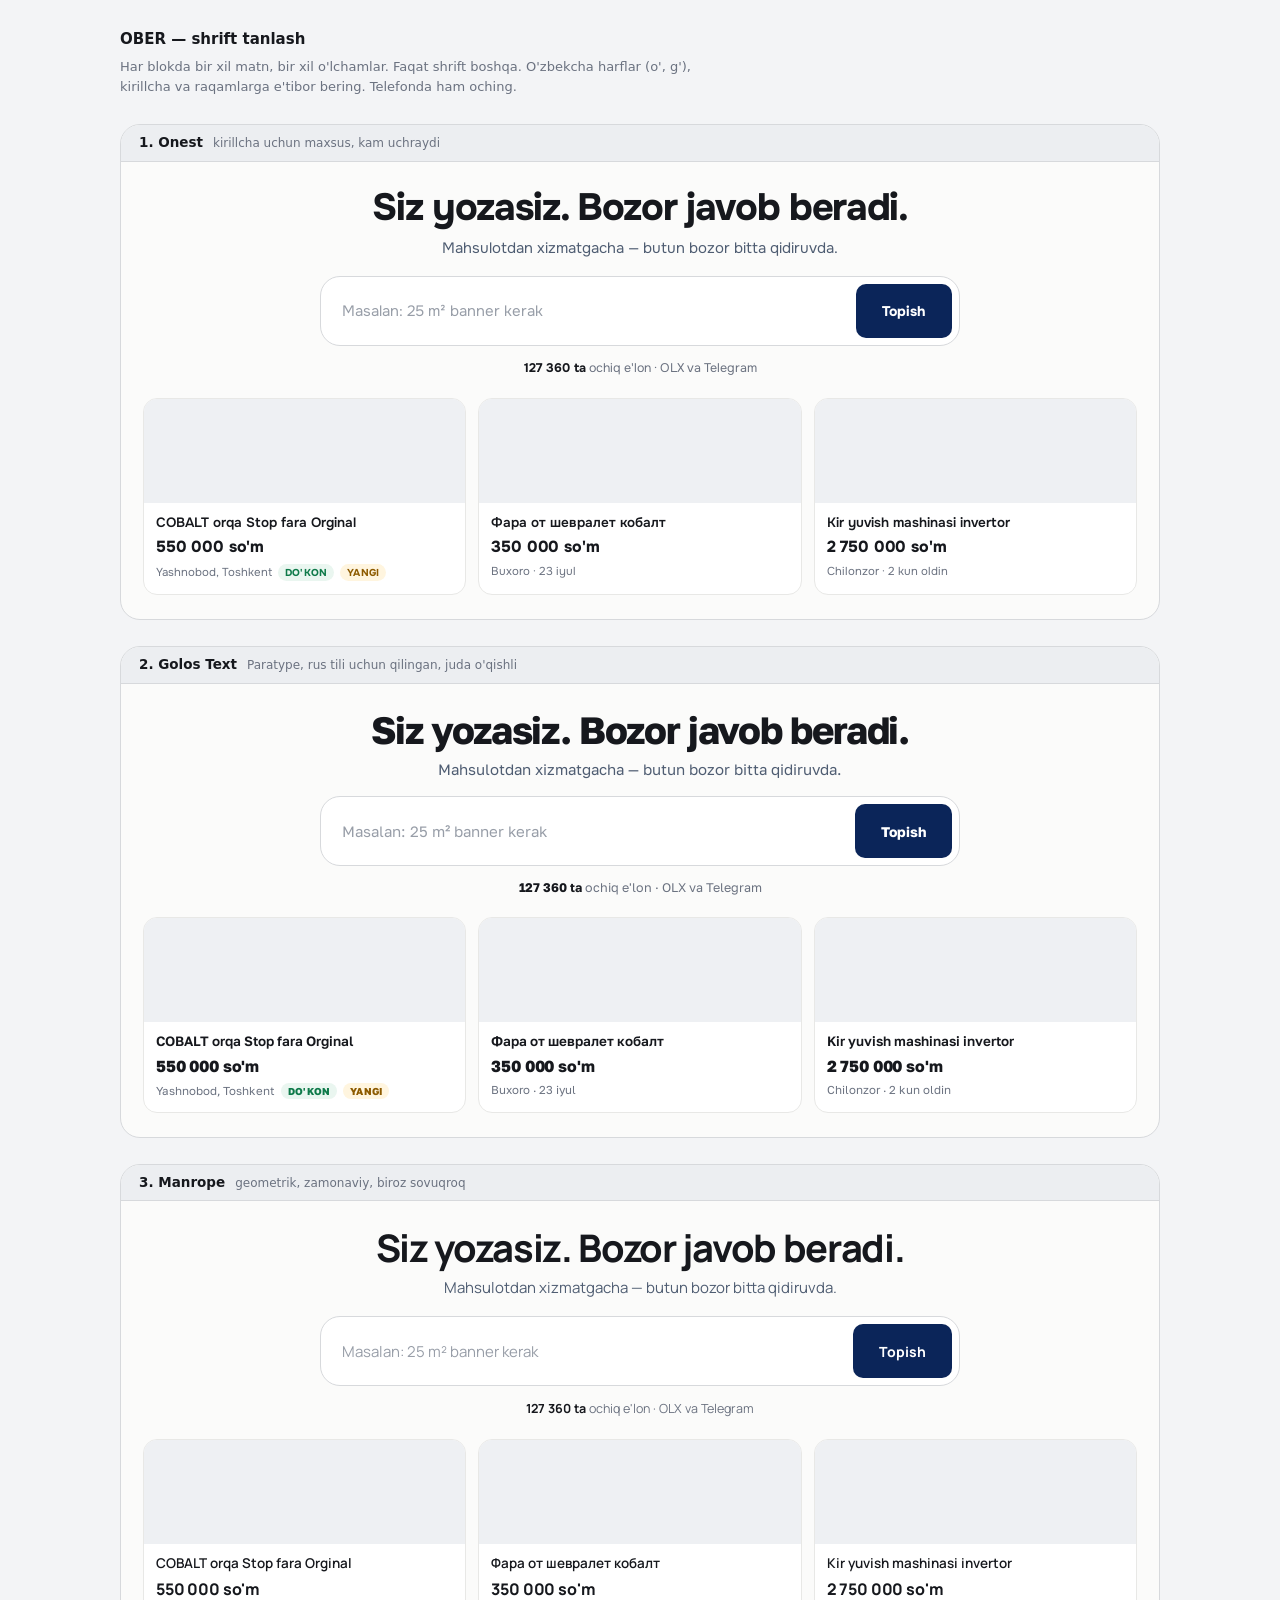
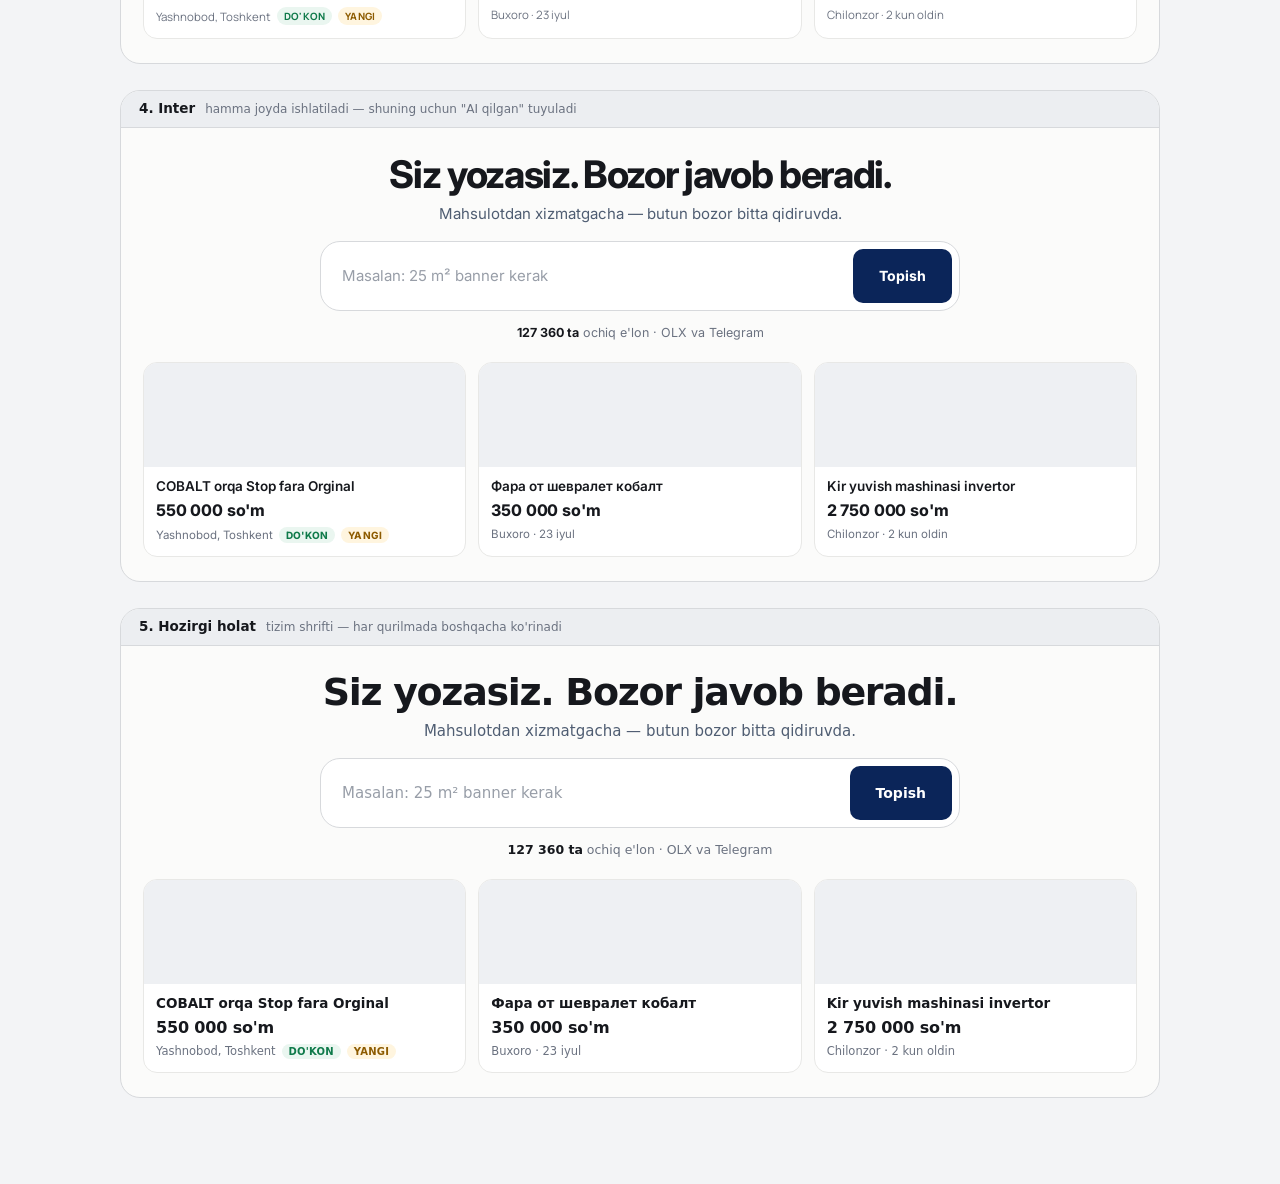
<file: SHRIFT-TANLOV.html>
<!doctype html>
<html lang="uz">
<head>
<meta charset="utf-8">
<meta name="viewport" content="width=device-width,initial-scale=1">
<title>OBER — shrift tanlash</title>
<link rel="preconnect" href="https://fonts.googleapis.com">
<link rel="preconnect" href="https://fonts.gstatic.com" crossorigin>
<link href="https://fonts.googleapis.com/css2?family=Onest:wght@400;500;600;700;800&family=Golos+Text:wght@400;500;600;700;800&family=Manrope:wght@400;500;600;700;800&family=Inter:wght@400;500;600;700;800&display=swap" rel="stylesheet">
<style>
  :root{
    --navy:#0b2559; --navy-soft:#eef2f8; --bg:#fbfbfa; --surface:#fff;
    --text:#16181d; --muted:#6b7280; --line:#e8e8e6; --line-strong:#d7d9dc;
    --green:#0f7a4a; --green-soft:#eaf6f0; --amber-soft:#fff5df;
    --r-kichik:10px; --r-orta:14px; --r-katta:20px; --r-pill:999px;
  }
  *{box-sizing:border-box}
  body{margin:0;background:#f3f4f6;color:var(--text)}
  .sahifa{max-width:1080px;margin:0 auto;padding:28px 20px 60px}
  .bosh{font:600 15px/1.5 system-ui;margin:0 0 6px}
  .bosh-izoh{font:400 13px/1.6 system-ui;color:var(--muted);margin:0 0 26px;max-width:70ch}

  .variant{margin:0 0 26px;border:1px solid var(--line-strong);border-radius:var(--r-katta);
    background:var(--bg);overflow:hidden}
  .yorliq{display:flex;align-items:baseline;gap:10px;padding:11px 18px;
    background:#eceef1;border-bottom:1px solid var(--line-strong)}
  .yorliq b{font:600 13.5px/1 system-ui}
  .yorliq span{font:400 12px/1 system-ui;color:var(--muted)}
  .ichi{padding:26px 22px 24px}

  /* OBER ning haqiqiy tarkibi */
  h1{margin:0 0 10px;font-size:38px;line-height:1.06;letter-spacing:-.035em;font-weight:740}
  .izoh{margin:0 0 18px;color:#4f5d72;font-size:15px}
  .qidiruv{display:flex;gap:7px;padding:7px;border:1px solid var(--line-strong);
    border-radius:var(--r-katta);background:var(--surface);max-width:640px;margin:0 auto 14px}
  .qidiruv input{flex:1;min-width:0;border:0;outline:0;padding:0 14px;height:54px;
    font:inherit;font-size:15px;background:transparent;color:var(--text)}
  .qidiruv input::placeholder{color:#989ea8}
  .qidiruv button{height:54px;padding:0 26px;border:0;border-radius:var(--r-kichik);
    background:var(--navy);color:#fff;font:inherit;font-size:14px;font-weight:740;cursor:pointer}
  .soni{margin:0 0 22px;text-align:center;font-size:12.5px;color:var(--muted)}
  .soni strong{color:var(--text)}

  .kartalar{display:grid;grid-template-columns:repeat(3,1fr);gap:12px;margin-top:20px}
  .karta{border:1px solid var(--line);border-radius:var(--r-orta);background:var(--surface);overflow:hidden}
  .karta .rasm{height:104px;background:#eef0f3}
  .karta .tana{padding:11px 12px 13px}
  .nom{margin:0 0 5px;font-size:13.5px;line-height:1.3;font-weight:600}
  .narx{margin:0;font-size:16px;font-weight:750;letter-spacing:-.01em}
  .meta{display:flex;flex-wrap:wrap;gap:6px;align-items:center;margin-top:7px;
    font-size:11.5px;color:var(--muted)}
  .belgi{padding:2px 7px;border-radius:var(--r-pill);font-size:10px;font-weight:750;letter-spacing:.02em}
  .dokon{background:var(--green-soft);color:var(--green)}
  .yangi{background:var(--amber-soft);color:#8d5b00}
  .markaz{text-align:center}
  @media (max-width:760px){
    .kartalar{grid-template-columns:1fr}
    h1{font-size:28px}
  }
</style>
</head>
<body>
<div class="sahifa">
  <p class="bosh">OBER — shrift tanlash</p>
  <p class="bosh-izoh">Har blokda bir xil matn, bir xil o'lchamlar. Faqat shrift boshqa.
    O'zbekcha harflar (o', g'), kirillcha va raqamlarga e'tibor bering. Telefonda ham oching.</p>

  <div class="variant" style="font-family:Onest,system-ui">
    <div class="yorliq"><b>1. Onest</b><span>kirillcha uchun maxsus, kam uchraydi</span></div>
    <div class="ichi">
      <div class="markaz">
        <h1>Siz yozasiz. Bozor javob beradi.</h1>
        <p class="izoh">Mahsulotdan xizmatgacha — butun bozor bitta qidiruvda.</p>
        <div class="qidiruv"><input placeholder="Masalan: 25 m² banner kerak" readonly><button>Topish</button></div>
        <p class="soni"><strong>127 360 ta</strong> ochiq e'lon · OLX va Telegram</p>
      </div>
      <div class="kartalar">
        <div class="karta"><div class="rasm"></div><div class="tana">
          <p class="nom">COBALT orqa Stop fara Orginal</p><p class="narx">550 000 so'm</p>
          <div class="meta">Yashnobod, Toshkent<span class="belgi dokon">DO'KON</span><span class="belgi yangi">YANGI</span></div></div></div>
        <div class="karta"><div class="rasm"></div><div class="tana">
          <p class="nom">Фара от шевралет кобалт</p><p class="narx">350 000 so'm</p>
          <div class="meta">Buxoro · 23 iyul</div></div></div>
        <div class="karta"><div class="rasm"></div><div class="tana">
          <p class="nom">Kir yuvish mashinasi invertor</p><p class="narx">2 750 000 so'm</p>
          <div class="meta">Chilonzor · 2 kun oldin</div></div></div>
      </div>
    </div>
  </div>

  <div class="variant" style="font-family:'Golos Text',system-ui">
    <div class="yorliq"><b>2. Golos Text</b><span>Paratype, rus tili uchun qilingan, juda o'qishli</span></div>
    <div class="ichi">
      <div class="markaz">
        <h1>Siz yozasiz. Bozor javob beradi.</h1>
        <p class="izoh">Mahsulotdan xizmatgacha — butun bozor bitta qidiruvda.</p>
        <div class="qidiruv"><input placeholder="Masalan: 25 m² banner kerak" readonly><button>Topish</button></div>
        <p class="soni"><strong>127 360 ta</strong> ochiq e'lon · OLX va Telegram</p>
      </div>
      <div class="kartalar">
        <div class="karta"><div class="rasm"></div><div class="tana">
          <p class="nom">COBALT orqa Stop fara Orginal</p><p class="narx">550 000 so'm</p>
          <div class="meta">Yashnobod, Toshkent<span class="belgi dokon">DO'KON</span><span class="belgi yangi">YANGI</span></div></div></div>
        <div class="karta"><div class="rasm"></div><div class="tana">
          <p class="nom">Фара от шевралет кобалт</p><p class="narx">350 000 so'm</p>
          <div class="meta">Buxoro · 23 iyul</div></div></div>
        <div class="karta"><div class="rasm"></div><div class="tana">
          <p class="nom">Kir yuvish mashinasi invertor</p><p class="narx">2 750 000 so'm</p>
          <div class="meta">Chilonzor · 2 kun oldin</div></div></div>
      </div>
    </div>
  </div>

  <div class="variant" style="font-family:Manrope,system-ui">
    <div class="yorliq"><b>3. Manrope</b><span>geometrik, zamonaviy, biroz sovuqroq</span></div>
    <div class="ichi">
      <div class="markaz">
        <h1>Siz yozasiz. Bozor javob beradi.</h1>
        <p class="izoh">Mahsulotdan xizmatgacha — butun bozor bitta qidiruvda.</p>
        <div class="qidiruv"><input placeholder="Masalan: 25 m² banner kerak" readonly><button>Topish</button></div>
        <p class="soni"><strong>127 360 ta</strong> ochiq e'lon · OLX va Telegram</p>
      </div>
      <div class="kartalar">
        <div class="karta"><div class="rasm"></div><div class="tana">
          <p class="nom">COBALT orqa Stop fara Orginal</p><p class="narx">550 000 so'm</p>
          <div class="meta">Yashnobod, Toshkent<span class="belgi dokon">DO'KON</span><span class="belgi yangi">YANGI</span></div></div></div>
        <div class="karta"><div class="rasm"></div><div class="tana">
          <p class="nom">Фара от шевралет кобалт</p><p class="narx">350 000 so'm</p>
          <div class="meta">Buxoro · 23 iyul</div></div></div>
        <div class="karta"><div class="rasm"></div><div class="tana">
          <p class="nom">Kir yuvish mashinasi invertor</p><p class="narx">2 750 000 so'm</p>
          <div class="meta">Chilonzor · 2 kun oldin</div></div></div>
      </div>
    </div>
  </div>

  <div class="variant" style="font-family:Inter,system-ui">
    <div class="yorliq"><b>4. Inter</b><span>hamma joyda ishlatiladi — shuning uchun "AI qilgan" tuyuladi</span></div>
    <div class="ichi">
      <div class="markaz">
        <h1>Siz yozasiz. Bozor javob beradi.</h1>
        <p class="izoh">Mahsulotdan xizmatgacha — butun bozor bitta qidiruvda.</p>
        <div class="qidiruv"><input placeholder="Masalan: 25 m² banner kerak" readonly><button>Topish</button></div>
        <p class="soni"><strong>127 360 ta</strong> ochiq e'lon · OLX va Telegram</p>
      </div>
      <div class="kartalar">
        <div class="karta"><div class="rasm"></div><div class="tana">
          <p class="nom">COBALT orqa Stop fara Orginal</p><p class="narx">550 000 so'm</p>
          <div class="meta">Yashnobod, Toshkent<span class="belgi dokon">DO'KON</span><span class="belgi yangi">YANGI</span></div></div></div>
        <div class="karta"><div class="rasm"></div><div class="tana">
          <p class="nom">Фара от шевралет кобалт</p><p class="narx">350 000 so'm</p>
          <div class="meta">Buxoro · 23 iyul</div></div></div>
        <div class="karta"><div class="rasm"></div><div class="tana">
          <p class="nom">Kir yuvish mashinasi invertor</p><p class="narx">2 750 000 so'm</p>
          <div class="meta">Chilonzor · 2 kun oldin</div></div></div>
      </div>
    </div>
  </div>

  <div class="variant" style="font-family:'Segoe UI Variable Display','Segoe UI',system-ui">
    <div class="yorliq"><b>5. Hozirgi holat</b><span>tizim shrifti — har qurilmada boshqacha ko'rinadi</span></div>
    <div class="ichi">
      <div class="markaz">
        <h1>Siz yozasiz. Bozor javob beradi.</h1>
        <p class="izoh">Mahsulotdan xizmatgacha — butun bozor bitta qidiruvda.</p>
        <div class="qidiruv"><input placeholder="Masalan: 25 m² banner kerak" readonly><button>Topish</button></div>
        <p class="soni"><strong>127 360 ta</strong> ochiq e'lon · OLX va Telegram</p>
      </div>
      <div class="kartalar">
        <div class="karta"><div class="rasm"></div><div class="tana">
          <p class="nom">COBALT orqa Stop fara Orginal</p><p class="narx">550 000 so'm</p>
          <div class="meta">Yashnobod, Toshkent<span class="belgi dokon">DO'KON</span><span class="belgi yangi">YANGI</span></div></div></div>
        <div class="karta"><div class="rasm"></div><div class="tana">
          <p class="nom">Фара от шевралет кобалт</p><p class="narx">350 000 so'm</p>
          <div class="meta">Buxoro · 23 iyul</div></div></div>
        <div class="karta"><div class="rasm"></div><div class="tana">
          <p class="nom">Kir yuvish mashinasi invertor</p><p class="narx">2 750 000 so'm</p>
          <div class="meta">Chilonzor · 2 kun oldin</div></div></div>
      </div>
    </div>
  </div>
</div>
</body>
</html>
</file>
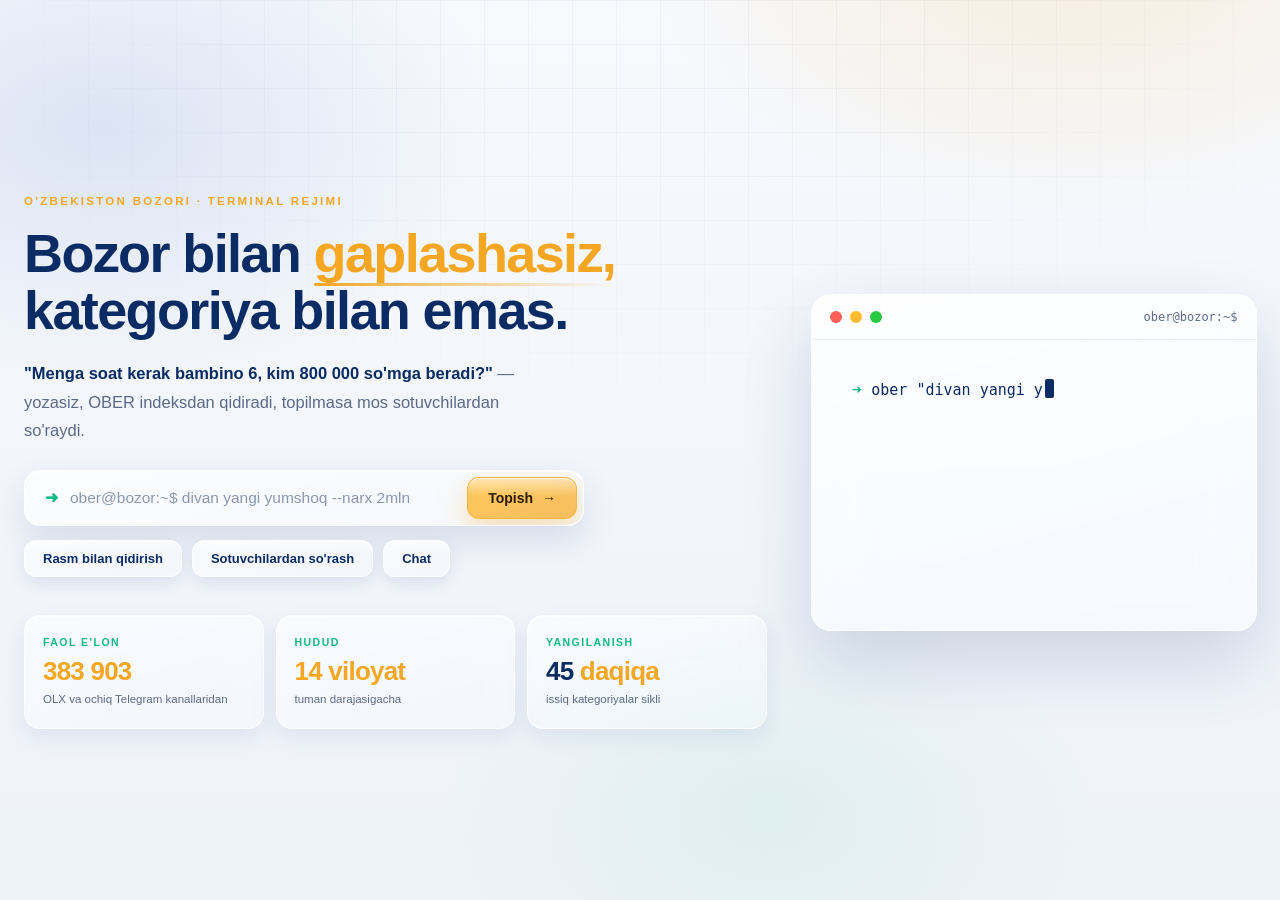
<file: reports/redesign-dsrupt-2026-08-11/terminal-loyiha.html>
<!DOCTYPE html>
<html lang="uz">
<head>
<meta charset="UTF-8">
<meta name="viewport" content="width=device-width,initial-scale=1">
<title>OBER — yorug' terminal draft (kuchaytirilgan)</title>
<style>
  /* ── YORUG' TERMINAL v2 (2026-08-12) ──────────────────────────
     Aziz: "bundan ham mukammal, vizual jihatdan qiziqarli".
     Qo'shilgan:
       - typewriter (buyruq o'zi yoziladi)
       - parallax (sichqoncha bilan oyna/hujayralar suriladi)
       - 3D tilt (hujayralar hover'da egiladi)
       - shine (qidiruv ustidan o'tuvchi nur)
       - jonli loglar (terminalda vaqt o'tishi bilan chiqadi)
       - raqam sanash (383 903 soni 0 dan sanab chiqadi)
       - orqa fonda jimgina harakatlanuvchi to'lqin */
  *{box-sizing:border-box;margin:0;padding:0}
  :root{
    --navy:#0a2b63;
    --navy-2:#123a7d;
    --amber:#f5a623;
    --amber-yorqin:#ffc24d;
    --yashil:#10b981;
    --bg:#eef2f9;
    --matn:#0f1c33;
    --mut:#5a6a88;
    --shisha:rgba(255,255,255,.55);
    --ease:cubic-bezier(.2,0,0,1);
  }
  body{font-family:"Segoe UI Variable Display","Segoe UI",-apple-system,Roboto,Arial,sans-serif;
       background:var(--bg);color:var(--matn);min-height:100vh;overflow-x:hidden}
  .fonda{
    position:fixed;inset:0;z-index:-1;pointer-events:none;
    background:
      radial-gradient(46rem 30rem at 84% -8%,rgba(245,166,35,.16),transparent 60%),
      radial-gradient(40rem 26rem at 8% 14%,rgba(70,110,190,.15),transparent 62%),
      radial-gradient(34rem 22rem at 60% 90%,rgba(16,185,129,.07),transparent 60%),
      linear-gradient(180deg,#f7f9fd,var(--bg));
  }
  /* To'r naqshi — terminal, juda yumshoq. */
  .fonda::after{
    content:"";position:absolute;inset:0;
    background-image:linear-gradient(rgba(10,43,99,.04) 1px,transparent 1px),
                     linear-gradient(90deg,rgba(10,43,99,.04) 1px,transparent 1px);
    background-size:44px 44px;
    -webkit-mask-image:radial-gradient(56rem 34rem at 50% 0%,#000 30%,transparent 78%);
    mask-image:radial-gradient(56rem 34rem at 50% 0%,#000 30%,transparent 78%);
    animation:to'lqin 22s ease-in-out infinite alternate;
  }
  /* To'r sekin suriladi — sayt "yashayapti" degan his. */
  @keyframes to'lqin{
    from{transform:translateY(0)}
    to{transform:translateY(-14px)}
  }
  .ichki{width:min(100% - 48px,1080px);margin:0 auto}

  /* ── GLASSMORPHISM TUGMA (iPhone shisha) ────────────────────── */
  .shisha-tugma{
    position:relative;
    display:inline-flex;align-items:center;gap:9px;
    padding:15px 28px;
    border-radius:16px;
    border:1px solid rgba(255,255,255,.75);
    background:linear-gradient(160deg,rgba(255,255,255,.72),rgba(255,255,255,.30));
    -webkit-backdrop-filter:blur(22px) saturate(160%);
    backdrop-filter:blur(22px) saturate(160%);
    box-shadow:0 10px 28px rgba(10,43,99,.14),
               inset 0 1px 0 rgba(255,255,255,.9),
               inset 0 -1px 0 rgba(10,43,99,.05);
    color:var(--navy);font-weight:750;font-size:15px;text-decoration:none;
    cursor:pointer;overflow:hidden;
    transition:transform .18s var(--ease),box-shadow .18s var(--ease);
  }
  .shisha-tugma::before{ /* ichki nur */
    content:"";position:absolute;inset:0;border-radius:inherit;pointer-events:none;
    background:linear-gradient(180deg,rgba(255,255,255,.55),transparent 45%);
  }
  /* Shine — tugma ustidan o'tuvchi yorug'lik chizig'i. */
  .shisha-tugma::after{
    content:"";position:absolute;top:0;bottom:0;left:-80%;width:50%;
    background:linear-gradient(100deg,transparent,rgba(255,255,255,.65),transparent);
    transform:skewX(-20deg);
    transition:left .6s var(--ease);
  }
  .shisha-tugma:hover::after{left:130%}
  .shisha-tugma:hover{
    transform:translateY(-2px);
    box-shadow:0 16px 38px rgba(10,43,99,.20),
               inset 0 1px 0 rgba(255,255,255,1);
  }
  .shisha-tugma:active{transform:translateY(0) scale(.97)}
  .shisha-tugma.amber{
    border-color:rgba(245,166,35,.55);
    background:linear-gradient(160deg,rgba(255,196,77,.92),rgba(245,166,35,.72));
    box-shadow:0 12px 30px rgba(245,166,35,.34),inset 0 1px 0 rgba(255,255,255,.85);
    color:#2a1800;
  }
  .shisha-tugma.amber:hover{box-shadow:0 18px 44px rgba(245,166,35,.46),inset 0 1px 0 rgba(255,255,255,.95)}
  .shisha-tugma .ok{transition:transform .18s var(--ease)}
  .shisha-tugma:hover .ok{transform:translateX(4px)}

  /* ── TERMINAL OYNA ─────────────────────────────────────────── */
  .sahna{
    padding:96px 24px 72px;
    display:grid;grid-template-columns:minmax(0,1.25fr) minmax(300px,.75fr);
    gap:44px;align-items:center;min-height:100vh;
  }
  /* Parallax o'ramlar — sichqoncha bilan sekin suriladi. */
  .parallax-a{will-change:transform}
  .parallax-b{will-change:transform}
  .oyna{
    position:relative;
    border-radius:20px;
    border:1px solid rgba(255,255,255,.85);
    background:linear-gradient(165deg,rgba(255,255,255,.80),rgba(255,255,255,.42));
    -webkit-backdrop-filter:blur(26px) saturate(170%);
    backdrop-filter:blur(26px) saturate(170%);
    box-shadow:0 30px 70px rgba(10,43,99,.16),inset 0 1px 0 rgba(255,255,255,.95);
    overflow:hidden;
  }
  .oyna-sarh{
    display:flex;align-items:center;gap:8px;
    padding:15px 18px;
    border-bottom:1px solid rgba(10,43,99,.08);
    background:rgba(255,255,255,.35);
  }
  .nuqta{width:12px;height:12px;border-radius:50%;flex:none}
  .nuqta.qizil{background:#ff5f57}.nuqta.sariq{background:#febc2e}.nuqta.yashil{background:#28c840}
  .oyna-nom{
    margin-left:auto;font-family:ui-monospace,"Cascadia Mono",Consolas,monospace;
    font-size:12px;color:var(--mut);
  }
  .oyna-ichki{
    padding:38px 40px 42px;
    font-family:ui-monospace,"Cascadia Mono",Consolas,monospace;
    min-height:290px;
  }
  .belgi{color:var(--yashil);font-weight:700}
  .buyruq{color:var(--navy);font-size:15px;line-height:1.7;margin-bottom:4px}
  .param{color:var(--yashil)}
  .param .tire{color:var(--mut)}
  /* Typewriter kursor — yozuv tugagach ham miltillaydi. */
  .kursor{
    display:inline-block;width:9px;height:19px;background:var(--navy);
    vertical-align:-3px;margin-left:2px;border-radius:2px;
    animation:mil 1s steps(1) infinite;
  }
  @keyframes mil{50%{opacity:0}}

  .holat{
    display:inline-flex;align-items:center;gap:9px;
    margin:14px 0 10px;
    padding:8px 16px;border-radius:999px;
    border:1px solid rgba(16,185,129,.35);
    background:rgba(16,185,129,.10);
    font-size:13px;font-weight:650;color:#0b6e4f;
  }
  .holat .jonli{
    width:9px;height:9px;border-radius:50%;background:var(--yashil);
    box-shadow:0 0 0 0 rgba(16,185,129,.5);
    animation:jonli 2.2s infinite;
  }
  @keyframes jonli{
    70%{box-shadow:0 0 0 10px rgba(16,185,129,0)}
    100%{box-shadow:0 0 0 0 rgba(16,185,129,0)}
  }
  /* Vaqt o'tishi bilan chiqadigan loglar — yashil/yorug'. */
  .log{
    color:rgba(90,106,136,.75);font-size:12.5px;line-height:1.8;
    opacity:0;transform:translateY(4px);
    transition:opacity .5s ease,transform .5s ease;
  }
  .log.korindi{opacity:1;transform:none}
  .log .vaqt{color:rgba(10,43,99,.45)}
  .log .ok{color:var(--yashil);font-weight:700}

  /* ── CHAP QISM ─────────────────────────────────────────────── */
  .ust-yozuv{
    font-family:"Segoe UI Variable Display",sans-serif;
    font-size:11.5px;letter-spacing:.2em;text-transform:uppercase;
    color:var(--amber);font-weight:800;
  }
  h1{
    font-family:"Segoe UI Variable Display",sans-serif;
    font-size:clamp(34px,4.8vw,54px);
    line-height:1.06;letter-spacing:-.03em;font-weight:760;
    color:var(--navy);margin:18px 0 20px;
  }
  h1 em{font-style:normal;position:relative;color:var(--amber)}
  /* Italik so'z ostida chizilgan chiziq — hover'da kengayadi. */
  h1 em::after{
    content:"";position:absolute;left:0;right:0;bottom:-3px;height:3px;
    background:linear-gradient(90deg,var(--amber),transparent);
    border-radius:3px;
  }
  .tag{font-size:16.5px;line-height:1.7;color:var(--mut);max-width:32em}
  .tag b{color:var(--navy)}

  /* ── QIDIRUV — shisha, shine effekti bilan ─────────────────── */
  .qidiruv{
    position:relative;overflow:hidden;
    display:flex;align-items:center;gap:8px;
    margin-top:26px;max-width:560px;
    border-radius:16px;
    border:1px solid rgba(255,255,255,.85);
    background:linear-gradient(165deg,rgba(255,255,255,.70),rgba(255,255,255,.35));
    -webkit-backdrop-filter:blur(20px) saturate(160%);
    backdrop-filter:blur(20px) saturate(160%);
    padding:6px 6px 6px 20px;
    box-shadow:0 14px 34px rgba(10,43,99,.12),inset 0 1px 0 rgba(255,255,255,.9);
    font-family:"Segoe UI Variable Display",sans-serif;
    transition:box-shadow .2s var(--ease);
  }
  .qidiruv:focus-within{box-shadow:0 18px 44px rgba(245,166,35,.25),inset 0 1px 0 rgba(255,255,255,.95)}
  .qidiruv input{
    flex:1;min-width:0;border:0;outline:0;background:transparent;
    font:inherit;font-size:15.5px;font-weight:600;color:var(--matn);padding:12px 4px;
  }
  .qidiruv input::placeholder{color:#8a97b0;font-weight:500}
  .qidiruv .shisha-tugma{padding:12px 20px;border-radius:12px;font-size:14px}

  .tugma-qator{display:flex;gap:10px;flex-wrap:wrap;margin-top:14px;
    font-family:"Segoe UI Variable Display",sans-serif}
  .shisha-tugma.kichik{
    padding:10px 18px;border-radius:12px;font-size:13px;font-weight:700;
    box-shadow:0 6px 16px rgba(10,43,99,.10),inset 0 1px 0 rgba(255,255,255,.85);
  }

  /* ── STATLAR — 3D tilt hujayralar ──────────────────────────── */
  .statlar{display:grid;grid-template-columns:repeat(3,1fr);gap:12px;margin-top:38px;
    perspective:900px}
  .hujayra{
    position:relative;
    border-radius:16px;
    border:1px solid rgba(255,255,255,.7);
    background:linear-gradient(165deg,rgba(255,255,255,.62),rgba(255,255,255,.28));
    -webkit-backdrop-filter:blur(18px) saturate(150%);
    backdrop-filter:blur(18px) saturate(150%);
    padding:20px 18px;
    box-shadow:0 8px 22px rgba(10,43,99,.08),inset 0 1px 0 rgba(255,255,255,.85);
    transform-style:preserve-3d;
    transition:transform .2s var(--ease),box-shadow .2s var(--ease);
  }
  .hujayra:hover{box-shadow:0 18px 40px rgba(10,43,99,.16),inset 0 1px 0 rgba(255,255,255,.95)}
  .hujayra .kalit{
    font-family:"Segoe UI Variable Display",sans-serif;
    font-size:10.5px;letter-spacing:.14em;text-transform:uppercase;
    color:var(--yashil);font-weight:800;
  }
  .hujayra .qiymat{
    font-size:26px;font-weight:800;letter-spacing:-.03em;color:var(--navy);
    margin-top:8px;font-variant-numeric:tabular-nums;
  }
  .hujayra .qiymat span{color:var(--amber)}
  .hujayra .izoh{font-family:"Segoe UI Variable Display",sans-serif;font-size:11.5px;color:var(--mut);margin-top:4px;line-height:1.5}

  @media(max-width:900px){
    .sahna{grid-template-columns:1fr;padding:84px 18px 56px;gap:32px}
    .statlar{grid-template-columns:1fr;gap:10px}
    .oyna-ichki{padding:26px 22px;min-height:auto}
    .hujayra .qiymat{font-size:23px}
  }
  @media(prefers-reduced-motion:reduce){
    *{animation:none!important;transition:none!important}
    .fonda::after{animation:none}
  }
</style>
</head>
<body>
<div class="fonda"></div>

<section class="sahna ichki">
  <!-- CHAP: sarlavha + amal -->
  <div class="parallax-a">
    <div class="ust-yozuv">O'zbekiston bozori · terminal rejimi</div>
    <h1>Bozor bilan <em>gaplashasiz,</em><br>kategoriya bilan emas.</h1>
    <p class="tag"><b>"Menga soat kerak bambino 6, kim 800 000 so'mga beradi?"</b> — yozasiz, OBER indeksdan qidiradi, topilmasa mos sotuvchilardan so'raydi.</p>

    <div class="qidiruv">
      <span class="belgi">➜</span>
      <input id="term-q" placeholder="ober@bozor:~$ divan yangi yumshoq --narx 2mln" aria-label="Qidiruv">
      <button class="shisha-tugma amber" type="button">Topish <span class="ok">→</span></button>
    </div>

    <div class="tugma-qator">
      <a class="shisha-tugma kichik" href="#">Rasm bilan qidirish</a>
      <a class="shisha-tugma kichik" href="#">Sotuvchilardan so'rash</a>
      <a class="shisha-tugma kichik" href="#">Chat</a>
    </div>

    <!-- STATLAR: 3D tilt, raqam sanash -->
    <div class="statlar">
      <div class="hujayra" data-tilt>
        <div class="kalit">Faol e'lon</div>
        <div class="qiymat"><span class="sanoq" data-sanoq="383903">0</span></div>
        <div class="izoh">OLX va ochiq Telegram kanallaridan</div>
      </div>
      <div class="hujayra" data-tilt>
        <div class="kalit">Hudud</div>
        <div class="qiymat"><span class="sanoq" data-sanoq="14">0</span> <span>viloyat</span></div>
        <div class="izoh">tuman darajasigacha</div>
      </div>
      <div class="hujayra" data-tilt>
        <div class="kalit">Yangilanish</div>
        <div class="qiymat">45 <span>daqiqa</span></div>
        <div class="izoh">issiq kategoriyalar sikli</div>
      </div>
    </div>
  </div>

  <!-- O'NG: terminal oynasi — typewriter + jonli loglar -->
  <div class="parallax-b">
    <div class="oyna" aria-label="Terminal ko'rinishi">
      <div class="oyna-sarh">
        <span class="nuqta qizil"></span><span class="nuqta sariq"></span><span class="nuqta yashil"></span>
        <span class="oyna-nom">ober@bozor:~$</span>
      </div>
      <div class="oyna-ichki">
        <div>
          <span class="belgi">➜</span>
          <span class="buyruq" id="yozuv-satr"></span><span class="kursor" id="yozuv-kursor"></span>
        </div>
        <div class="holat" id="holat-chip" style="opacity:0"><span class="jonli"></span> <span id="holat-matn">127 ta mos topildi · 45 soniya oldin yangilandi</span></div>
        <div class="log" id="log-1"><span class="vaqt">[12:04:11]</span> indeks skanerlandi <span class="ok">✓</span></div>
        <div class="log" id="log-2"><span class="vaqt">[12:04:11]</span> 127 ta mos · aniqlik <span class="ok">98.2%</span></div>
        <div class="log" id="log-3"><span class="vaqt">[12:04:12]</span> topilmasa → <span class="ok">sotuvchilardan_so'raydi()</span></div>
        <div class="log" id="log-4"><span class="vaqt">[12:04:13]</span> javob ~18 daqiqada kutiladi <span class="ok">●</span></div>
      </div>
    </div>
  </div>
</section>

<script>
  // ── TYPEWRITER — buyruq satri o'zi yoziladi ──────────────────
  var yozuv = 'ober "divan yangi yumshoq" --narx 2mln';
  var satr = document.getElementById("yozuv-satr");
  var kurs = document.getElementById("yozuv-kursor");
  var tez = 34;  // ms / harf
  (function yoz(i){
    if(i <= yozuv.length){
      satr.textContent = yozuv.slice(0, i);
      setTimeout(function(){ yoz(i + 1); }, tez + Math.random() * 40);
    } else {
      // Yozuv tugadi — holat chipi chiqadi, loglar ketma-ket ko'rinadi
      document.getElementById("holat-chip").style.transition = "opacity .5s ease";
      document.getElementById("holat-chip").style.opacity = "1";
      var loglar = ["log-1","log-2","log-3","log-4"];
      loglar.forEach(function(id, idx){
        setTimeout(function(){
          document.getElementById(id).classList.add("korindi");
        }, 300 + idx * 650);
      });
    }
  })(0);

  // ── RAQAM SANASH ─────────────────────────────────────────────
  var format = function(n){ return String(n).replace(/\B(?=(\d{3})+(?!\d))/g," "); };
  document.querySelectorAll(".sanoq").forEach(function(el){
    var maqsad = Number(el.dataset.sanoq);
    if(window.matchMedia("(prefers-reduced-motion: reduce)").matches){
      el.textContent = format(maqsad);
      return;
    }
    var davr = 1100, bosh = performance.now();
    (function qadam(t){
      var p = Math.min((t - bosh) / davr, 1);
      el.textContent = format(Math.round(maqsad * (1 - Math.pow(1 - p, 3))));
      if(p < 1) requestAnimationFrame(qadam);
    })(performance.now());
  });

  // ── 3D TILT — hujayralar sichqoncha bilan egiladi ────────────
  if(window.matchMedia("(hover:hover)").matches && !window.matchMedia("(prefers-reduced-motion: reduce)").matches){
    document.querySelectorAll("[data-tilt]").forEach(function(k){
      k.addEventListener("mousemove", function(e){
        var r = k.getBoundingClientRect();
        var x = (e.clientX - r.left) / r.width - .5;
        var y = (e.clientY - r.top) / r.height - .5;
        k.style.transform = "rotateY(" + (x * 10) + "deg) rotateX(" + (-y * 10) + "deg) translateY(-2px)";
      });
      k.addEventListener("mouseleave", function(){
        k.style.transform = "";
      });
    });
  }

  // ── PARALLAX — sichqoncha bilan oyna va matn sekin suriladi ─
  if(window.matchMedia("(hover:hover)").matches && window.innerWidth > 900 &&
     !window.matchMedia("(prefers-reduced-motion: reduce)").matches){
    var a = document.querySelector(".parallax-a");
    var b = document.querySelector(".parallax-b");
    window.addEventListener("mousemove", function(e){
      var cx = e.clientX / window.innerWidth - .5;
      var cy = e.clientY / window.innerHeight - .5;
      a.style.transform = "translate(" + (cx * -8) + "px," + (cy * -5) + "px)";
      b.style.transform = "translate(" + (cx * 12) + "px," + (cy * 8) + "px)";
    });
  }

  // ── QIDIRUV ──────────────────────────────────────────────────
  var input = document.getElementById("term-q");
  var ishga = function(){
    var q = input.value.trim();
    if(q) window.location.href = "/?q=" + encodeURIComponent(q);
  };
  input.addEventListener("keydown", function(e){ if(e.key === "Enter") ishga(); });
  document.querySelector(".qidiruv button").addEventListener("click", ishga);
</script>
</body>
</html>
</file>
